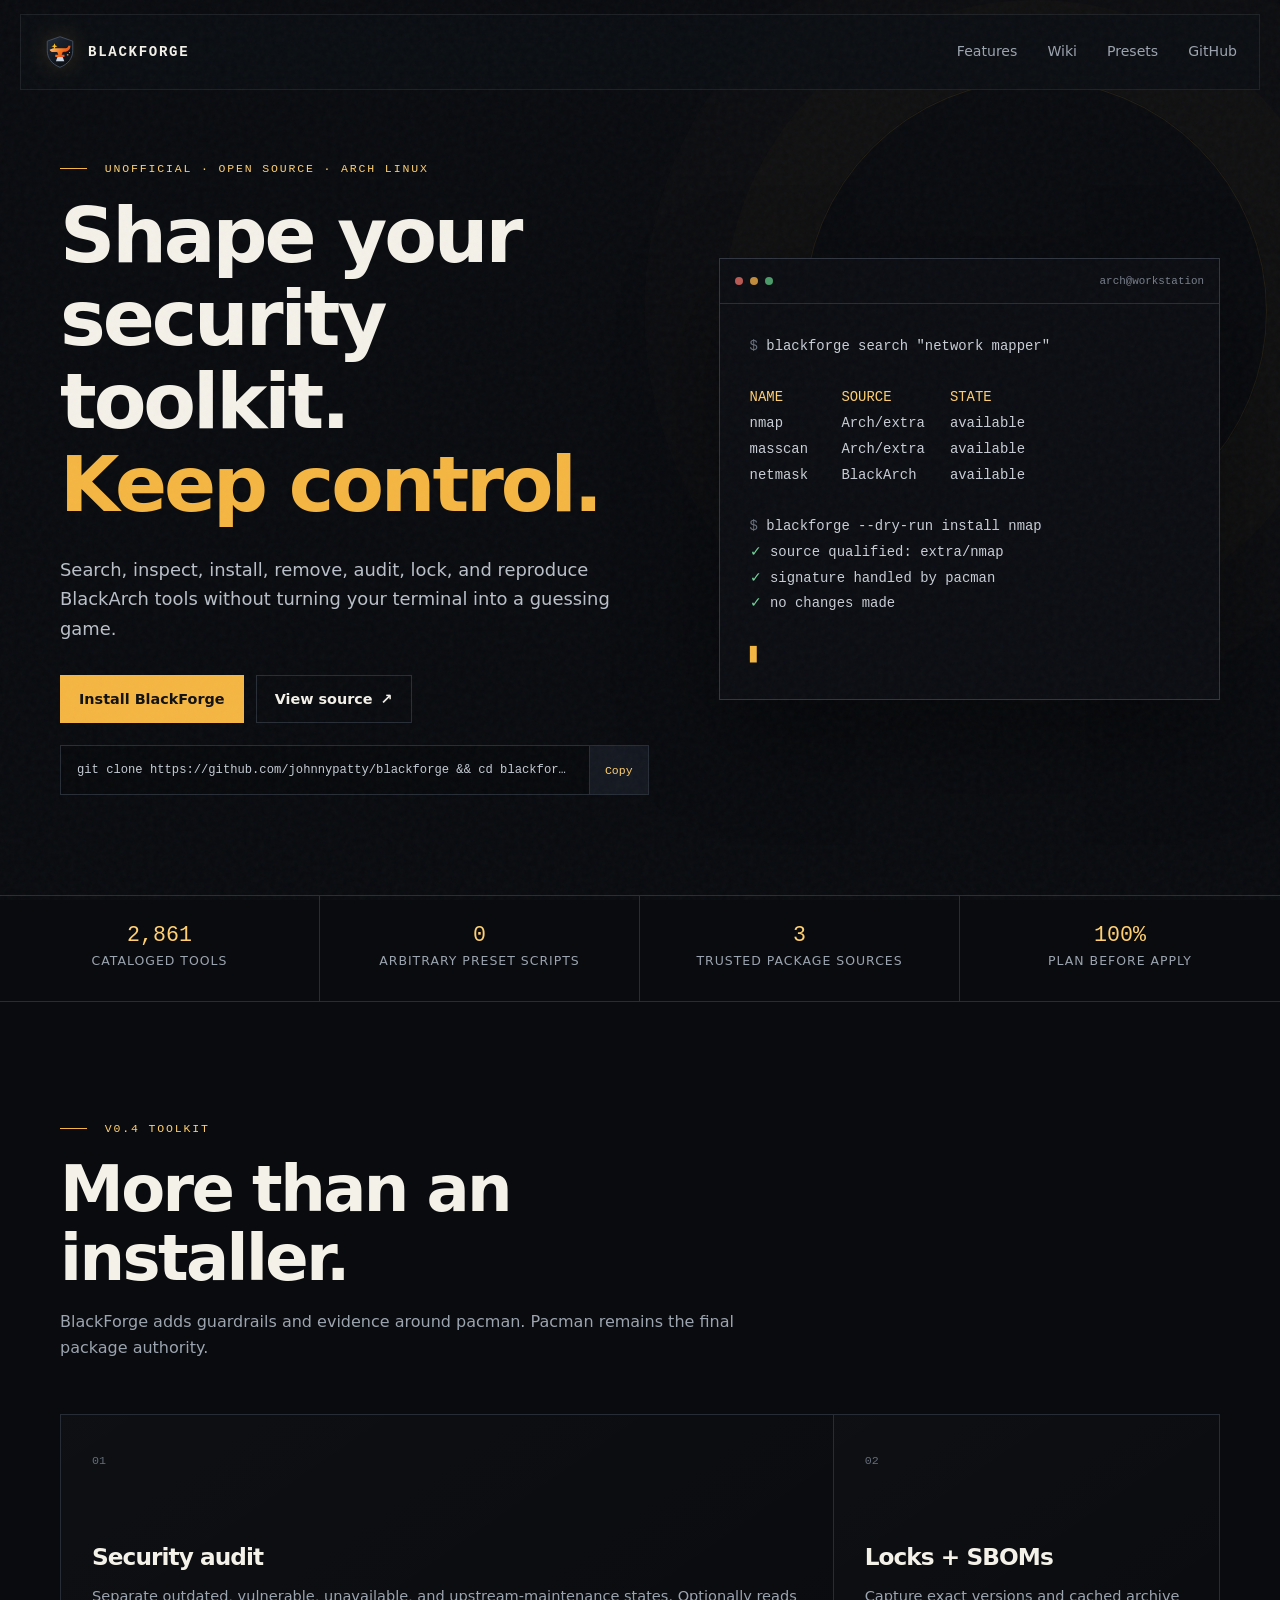
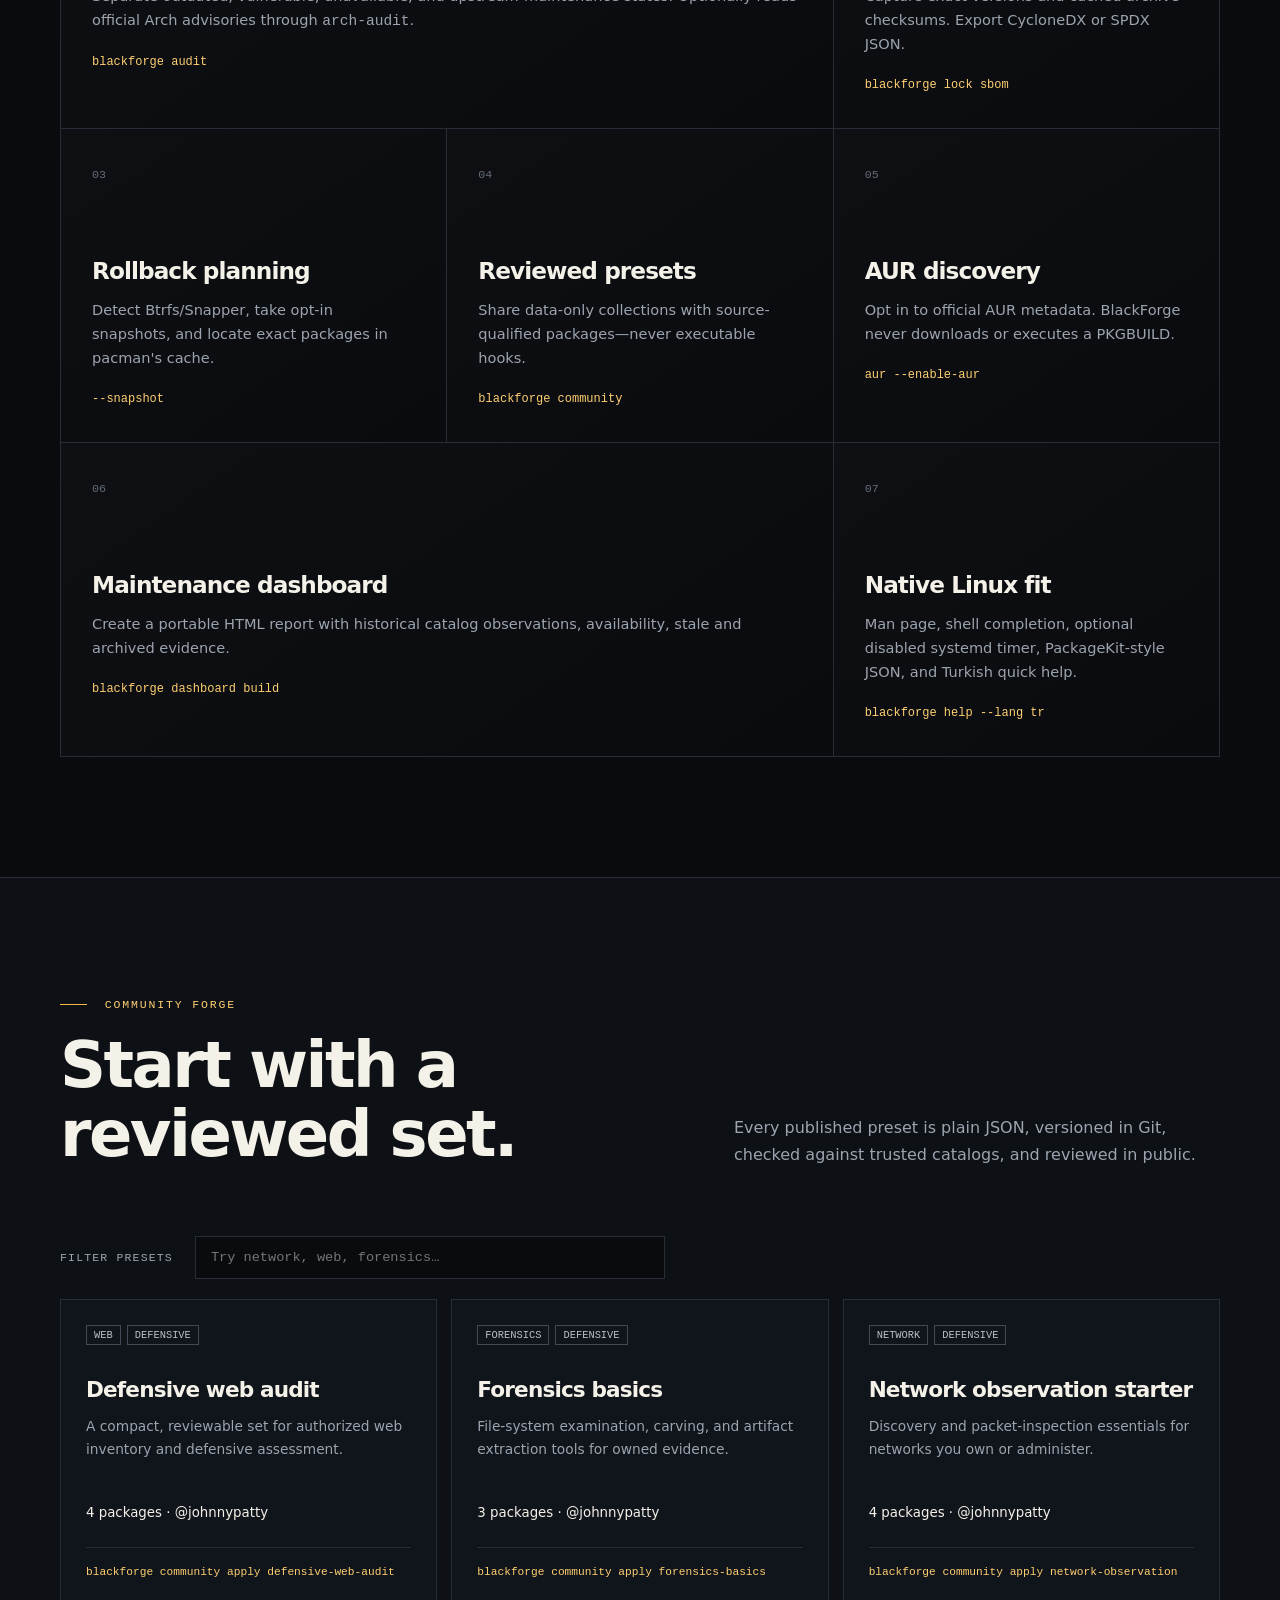
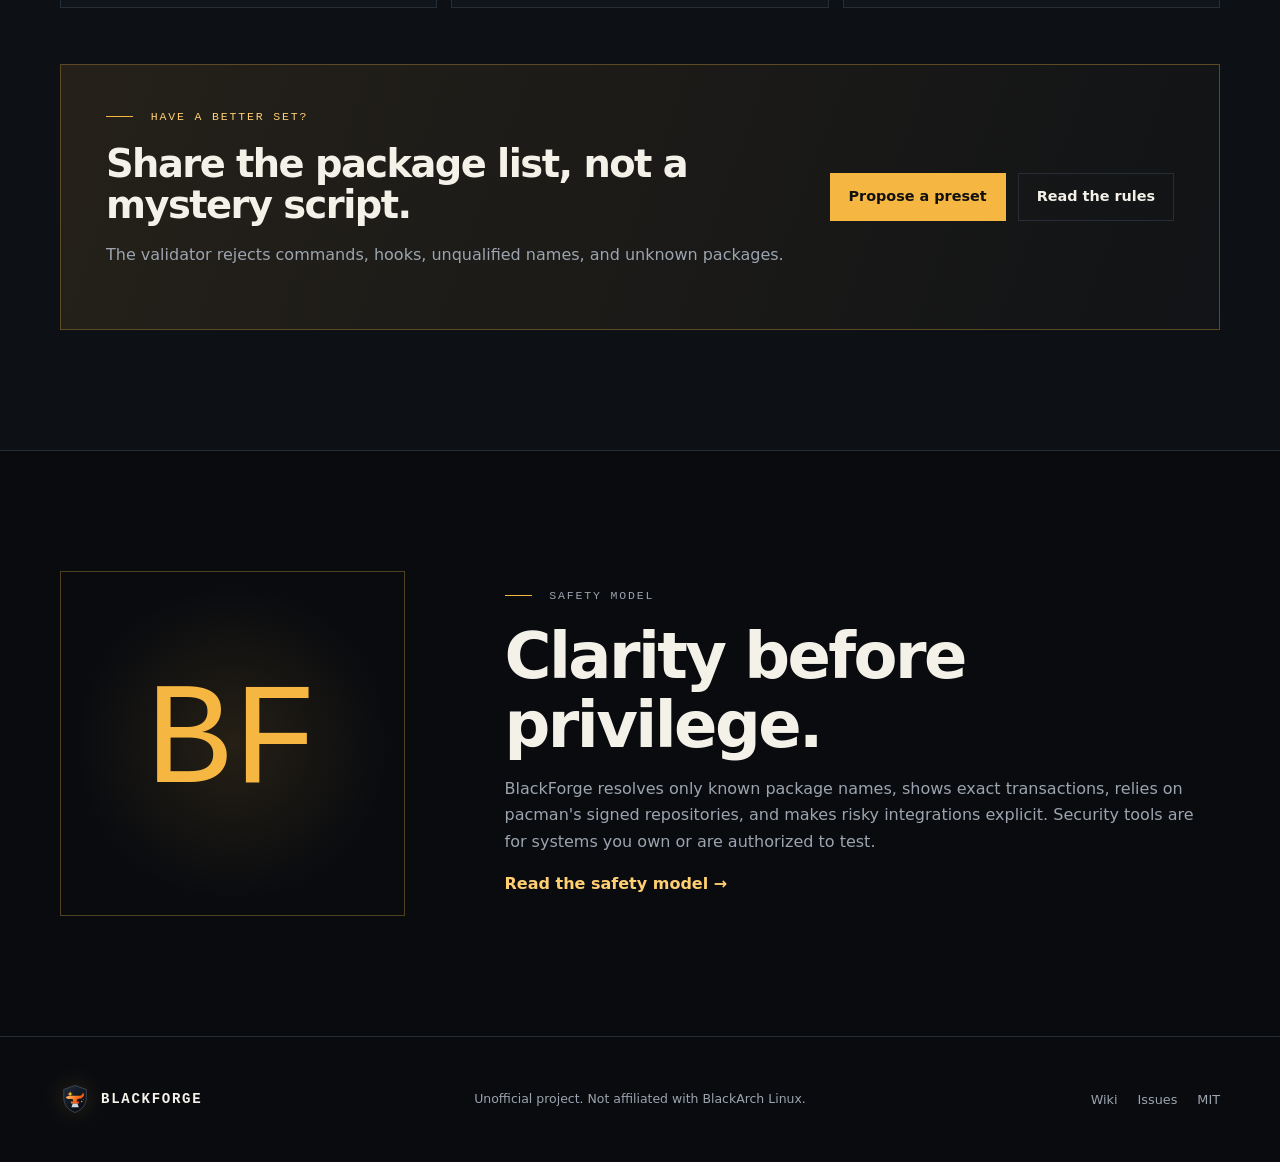
<file: index.html>
<!doctype html>
<html lang="en">
<head>
  <meta charset="utf-8">
  <meta name="viewport" content="width=device-width, initial-scale=1">
  <meta name="description" content="BlackForge is a safety-minded Arch Linux manager for BlackArch and curated security tools.">
  <meta name="theme-color" content="#090b0f">
  <title>BlackForge — shape your Arch security toolkit</title>
  <link rel="icon" href="assets/blackforge-logo.svg" type="image/svg+xml">
  <link rel="stylesheet" href="styles.css">
  <script src="app.js" defer></script>
</head>
<body>
  <a class="skip-link" href="#main">Skip to content</a>
  <header class="topbar">
    <a class="brand" href="./" aria-label="BlackForge home">
      <img src="assets/blackforge-logo.svg" alt="" width="34" height="34">
      <span>BLACKFORGE</span>
    </a>
    <button class="nav-toggle" type="button" aria-expanded="false" aria-controls="main-nav">Menu</button>
    <nav id="main-nav" aria-label="Primary navigation">
      <a href="#features">Features</a>
      <a href="wiki/">Wiki</a>
      <a href="#presets">Presets</a>
      <a href="https://github.com/johnnypatty/blackforge">GitHub</a>
    </nav>
  </header>

  <main id="main">
    <section class="hero shell">
      <div class="hero-copy reveal">
        <p class="eyebrow"><span></span> UNOFFICIAL · OPEN SOURCE · ARCH LINUX</p>
        <h1>Shape your security toolkit.<br><em>Keep control.</em></h1>
        <p class="lede">Search, inspect, install, remove, audit, lock, and reproduce BlackArch tools without turning your terminal into a guessing game.</p>
        <div class="actions">
          <a class="button primary" href="wiki/#install">Install BlackForge</a>
          <a class="button ghost" href="https://github.com/johnnypatty/blackforge">View source <span aria-hidden="true">↗</span></a>
        </div>
        <div class="install-line" aria-label="Quick install command">
          <code>git clone https://github.com/johnnypatty/blackforge && cd blackforge && bash install.sh</code>
          <button type="button" data-copy aria-label="Copy install command">Copy</button>
        </div>
      </div>
      <div class="terminal-card reveal" aria-label="BlackForge command preview">
        <div class="terminal-top"><span></span><span></span><span></span><b>arch@workstation</b></div>
        <pre><span class="dim">$</span> blackforge search "network mapper"

<span class="gold">NAME</span>       <span class="gold">SOURCE</span>       <span class="gold">STATE</span>
nmap       Arch/extra   available
masscan    Arch/extra   available
netmask    BlackArch    available

<span class="dim">$</span> blackforge --dry-run install nmap
<span class="ok">✓</span> source qualified: extra/nmap
<span class="ok">✓</span> signature handled by pacman
<span class="ok">✓</span> no changes made

<span class="caret">▋</span></pre>
      </div>
    </section>

    <section class="trust-strip" aria-label="Project principles">
      <div><strong id="catalog-count">2,800+</strong><span>cataloged tools</span></div>
      <div><strong>0</strong><span>arbitrary preset scripts</span></div>
      <div><strong>3</strong><span>trusted package sources</span></div>
      <div><strong>100%</strong><span>plan before apply</span></div>
    </section>

    <section id="features" class="section shell">
      <div class="section-heading reveal">
        <p class="eyebrow"><span></span> V0.4 TOOLKIT</p>
        <h2>More than an installer.</h2>
        <p>BlackForge adds guardrails and evidence around pacman. Pacman remains the final package authority.</p>
      </div>
      <div class="feature-grid">
        <article class="feature wide reveal"><span class="number">01</span><h3>Security audit</h3><p>Separate outdated, vulnerable, unavailable, and upstream-maintenance states. Optionally reads official Arch advisories through <code>arch-audit</code>.</p><code>blackforge audit</code></article>
        <article class="feature reveal"><span class="number">02</span><h3>Locks + SBOMs</h3><p>Capture exact versions and cached archive checksums. Export CycloneDX or SPDX JSON.</p><code>blackforge lock sbom</code></article>
        <article class="feature reveal"><span class="number">03</span><h3>Rollback planning</h3><p>Detect Btrfs/Snapper, take opt-in snapshots, and locate exact packages in pacman's cache.</p><code>--snapshot</code></article>
        <article class="feature reveal"><span class="number">04</span><h3>Reviewed presets</h3><p>Share data-only collections with source-qualified packages—never executable hooks.</p><code>blackforge community</code></article>
        <article class="feature reveal"><span class="number">05</span><h3>AUR discovery</h3><p>Opt in to official AUR metadata. BlackForge never downloads or executes a PKGBUILD.</p><code>aur --enable-aur</code></article>
        <article class="feature wide reveal"><span class="number">06</span><h3>Maintenance dashboard</h3><p>Create a portable HTML report with historical catalog observations, availability, stale and archived evidence.</p><code>blackforge dashboard build</code></article>
        <article class="feature reveal"><span class="number">07</span><h3>Native Linux fit</h3><p>Man page, shell completion, optional disabled systemd timer, PackageKit-style JSON, and Turkish quick help.</p><code>blackforge help --lang tr</code></article>
      </div>
    </section>

    <section id="presets" class="section presets-section">
      <div class="shell">
        <div class="section-heading split reveal">
          <div><p class="eyebrow"><span></span> COMMUNITY FORGE</p><h2>Start with a reviewed set.</h2></div>
          <p>Every published preset is plain JSON, versioned in Git, checked against trusted catalogs, and reviewed in public.</p>
        </div>
        <div class="preset-toolbar reveal">
          <label for="preset-search">Filter presets</label>
          <input id="preset-search" type="search" placeholder="Try network, web, forensics…" autocomplete="off">
        </div>
        <div id="preset-grid" class="preset-grid" aria-live="polite"><p class="loading">Loading reviewed presets…</p></div>
        <div class="community-cta reveal">
          <div><p class="eyebrow"><span></span> HAVE A BETTER SET?</p><h3>Share the package list, not a mystery script.</h3><p>The validator rejects commands, hooks, unqualified names, and unknown packages.</p></div>
          <div class="actions"><a class="button primary" href="https://github.com/johnnypatty/blackforge/issues/new?template=community_preset.yml">Propose a preset</a><a class="button ghost" href="wiki/#community">Read the rules</a></div>
        </div>
      </div>
    </section>

    <section class="section shell safety">
      <div class="safety-mark reveal" aria-hidden="true">BF</div>
      <div class="reveal"><p class="eyebrow"><span></span> SAFETY MODEL</p><h2>Clarity before privilege.</h2><p>BlackForge resolves only known package names, shows exact transactions, relies on pacman's signed repositories, and makes risky integrations explicit. Security tools are for systems you own or are authorized to test.</p><a class="text-link" href="wiki/#safety">Read the safety model →</a></div>
    </section>
  </main>

  <footer>
    <div class="shell footer-grid"><div class="brand"><img src="assets/blackforge-logo.svg" alt="" width="30" height="30"><span>BLACKFORGE</span></div><p>Unofficial project. Not affiliated with BlackArch Linux.</p><div><a href="wiki/">Wiki</a><a href="https://github.com/johnnypatty/blackforge/issues">Issues</a><a href="https://github.com/johnnypatty/blackforge/blob/main/LICENSE">MIT</a></div></div>
  </footer>
</body>
</html>
</file>
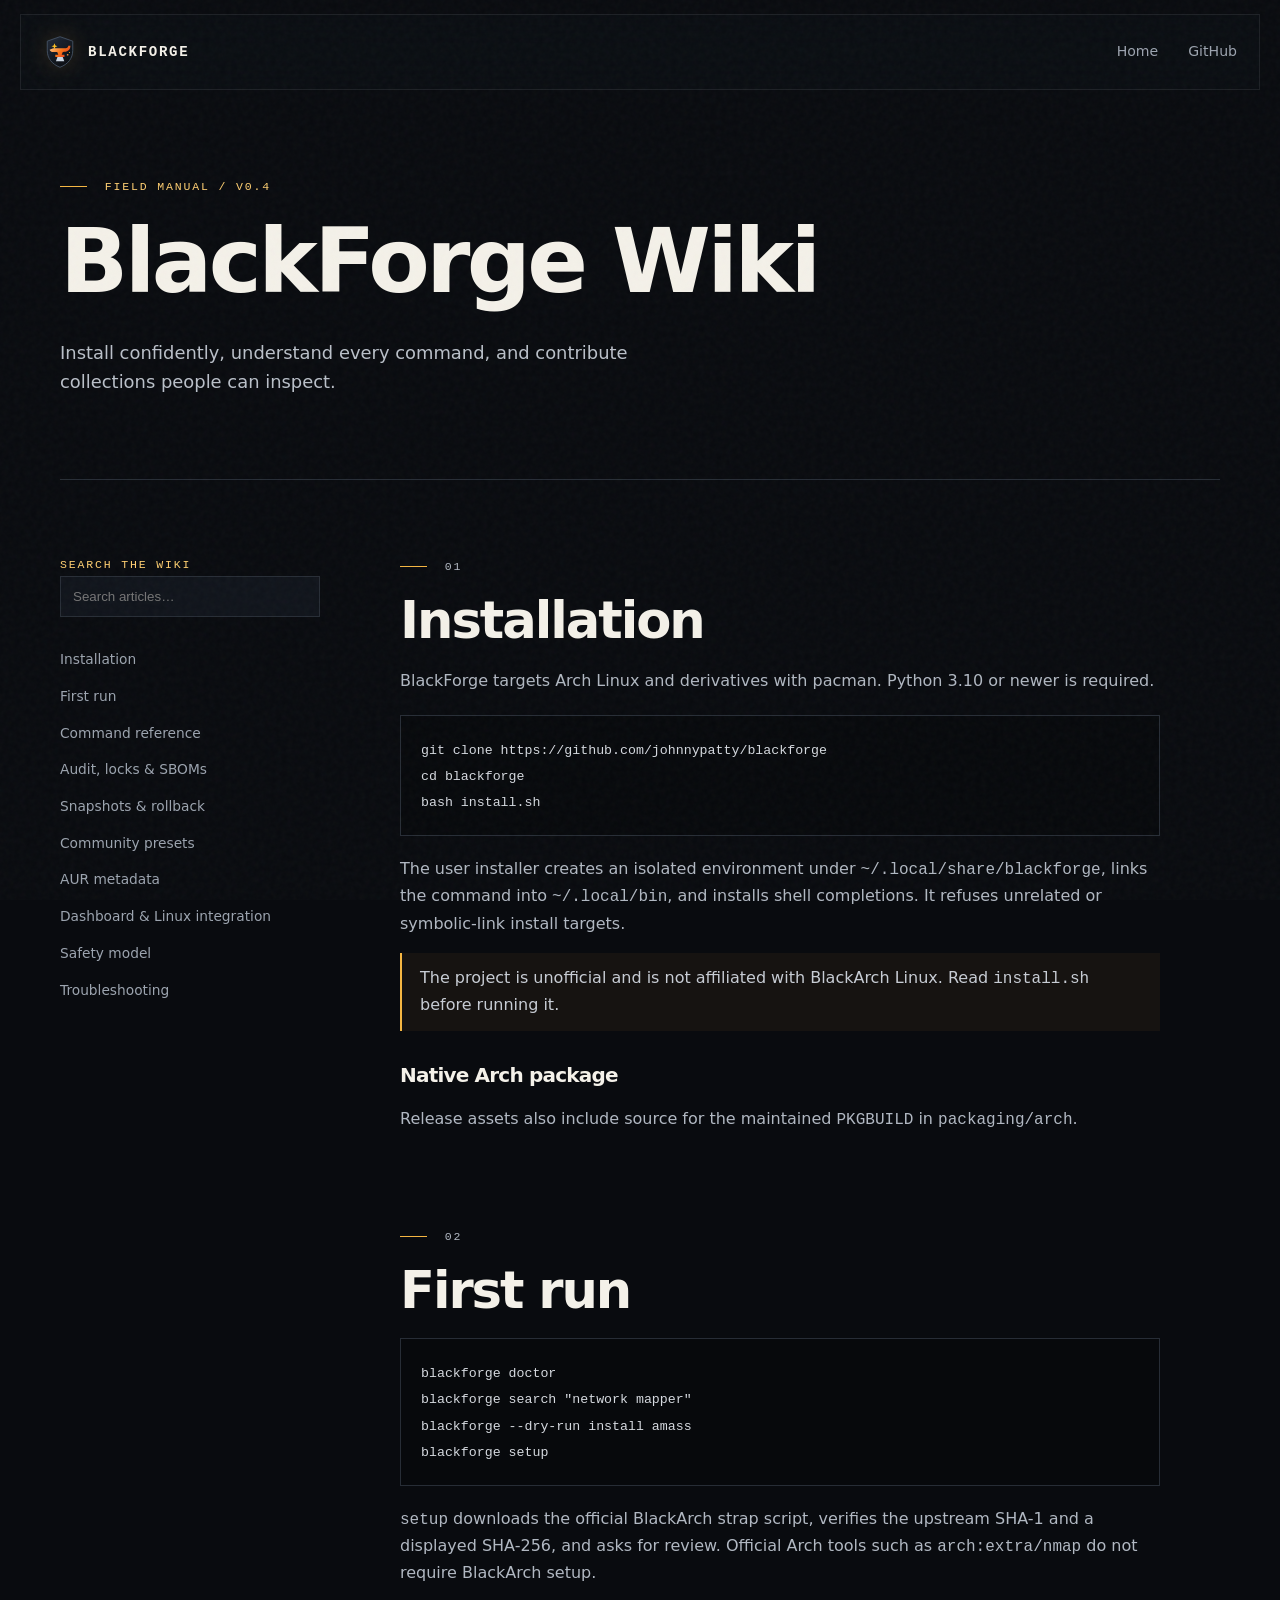
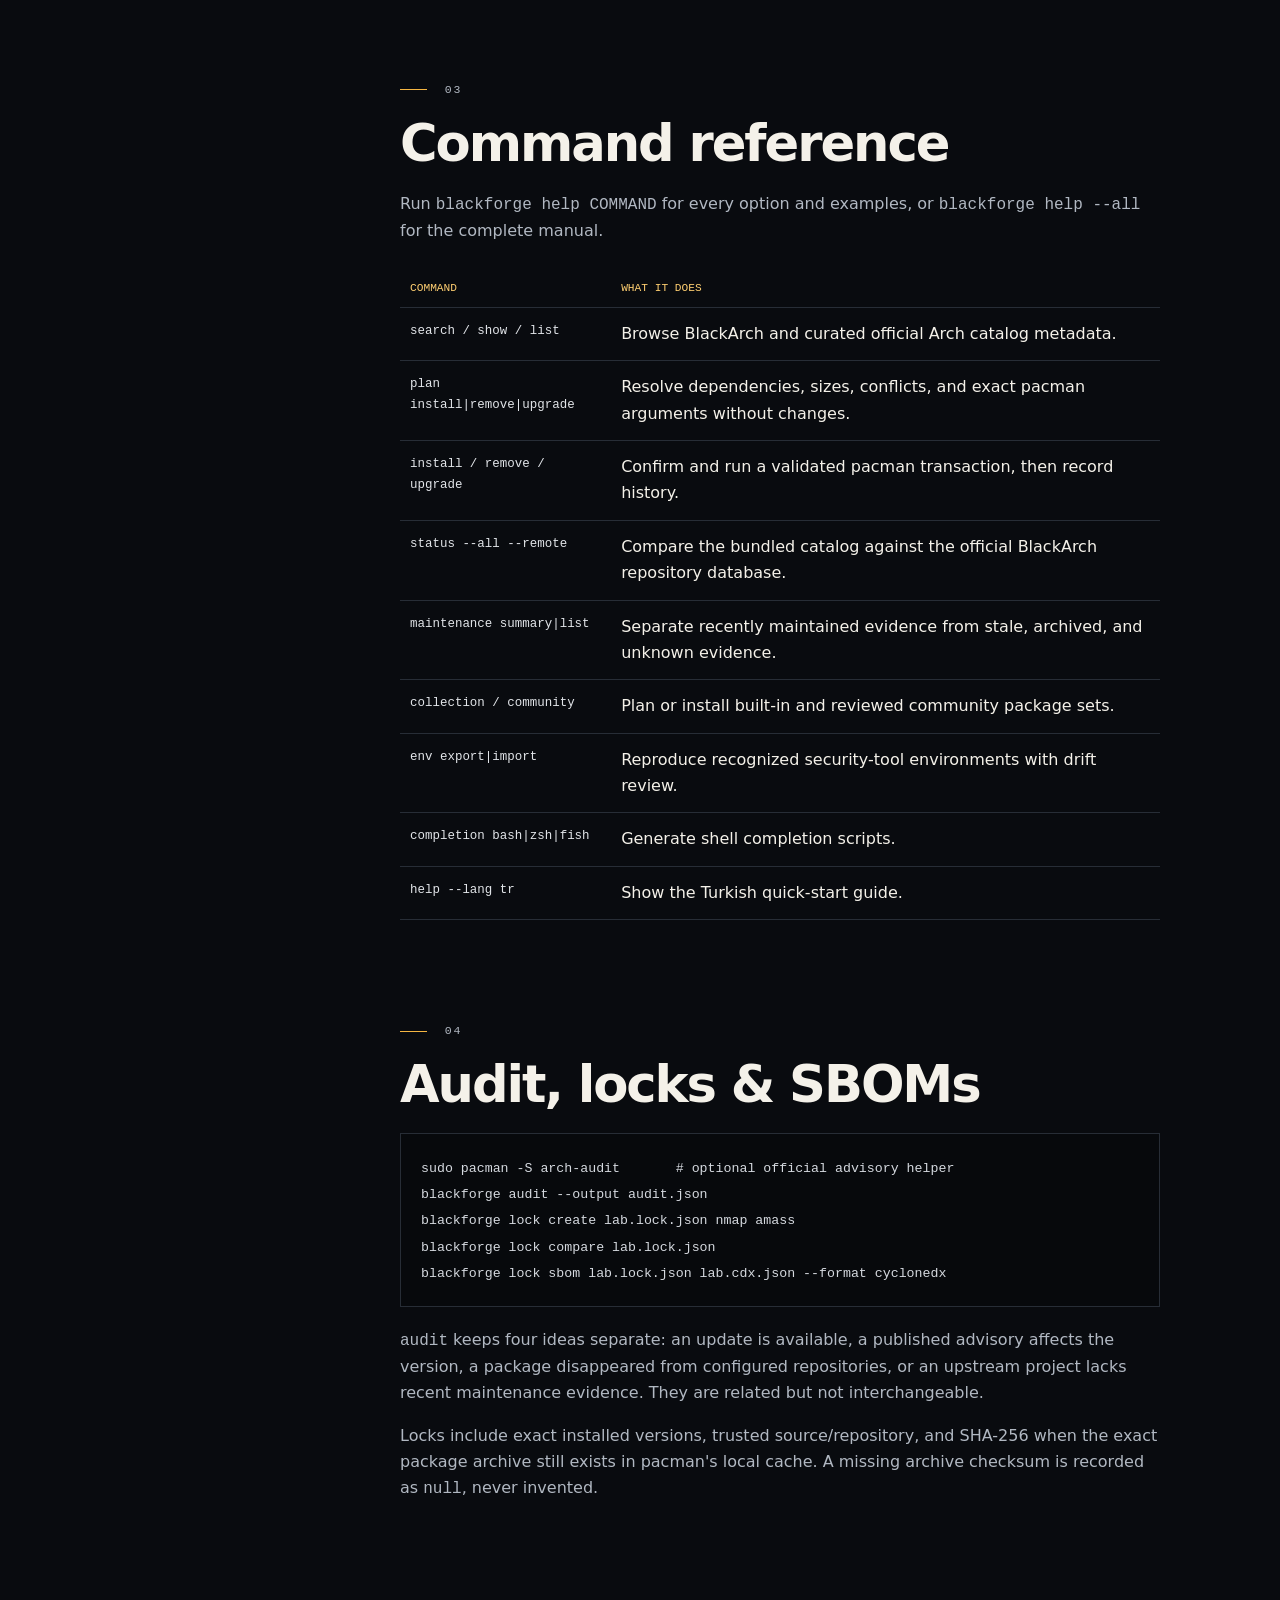
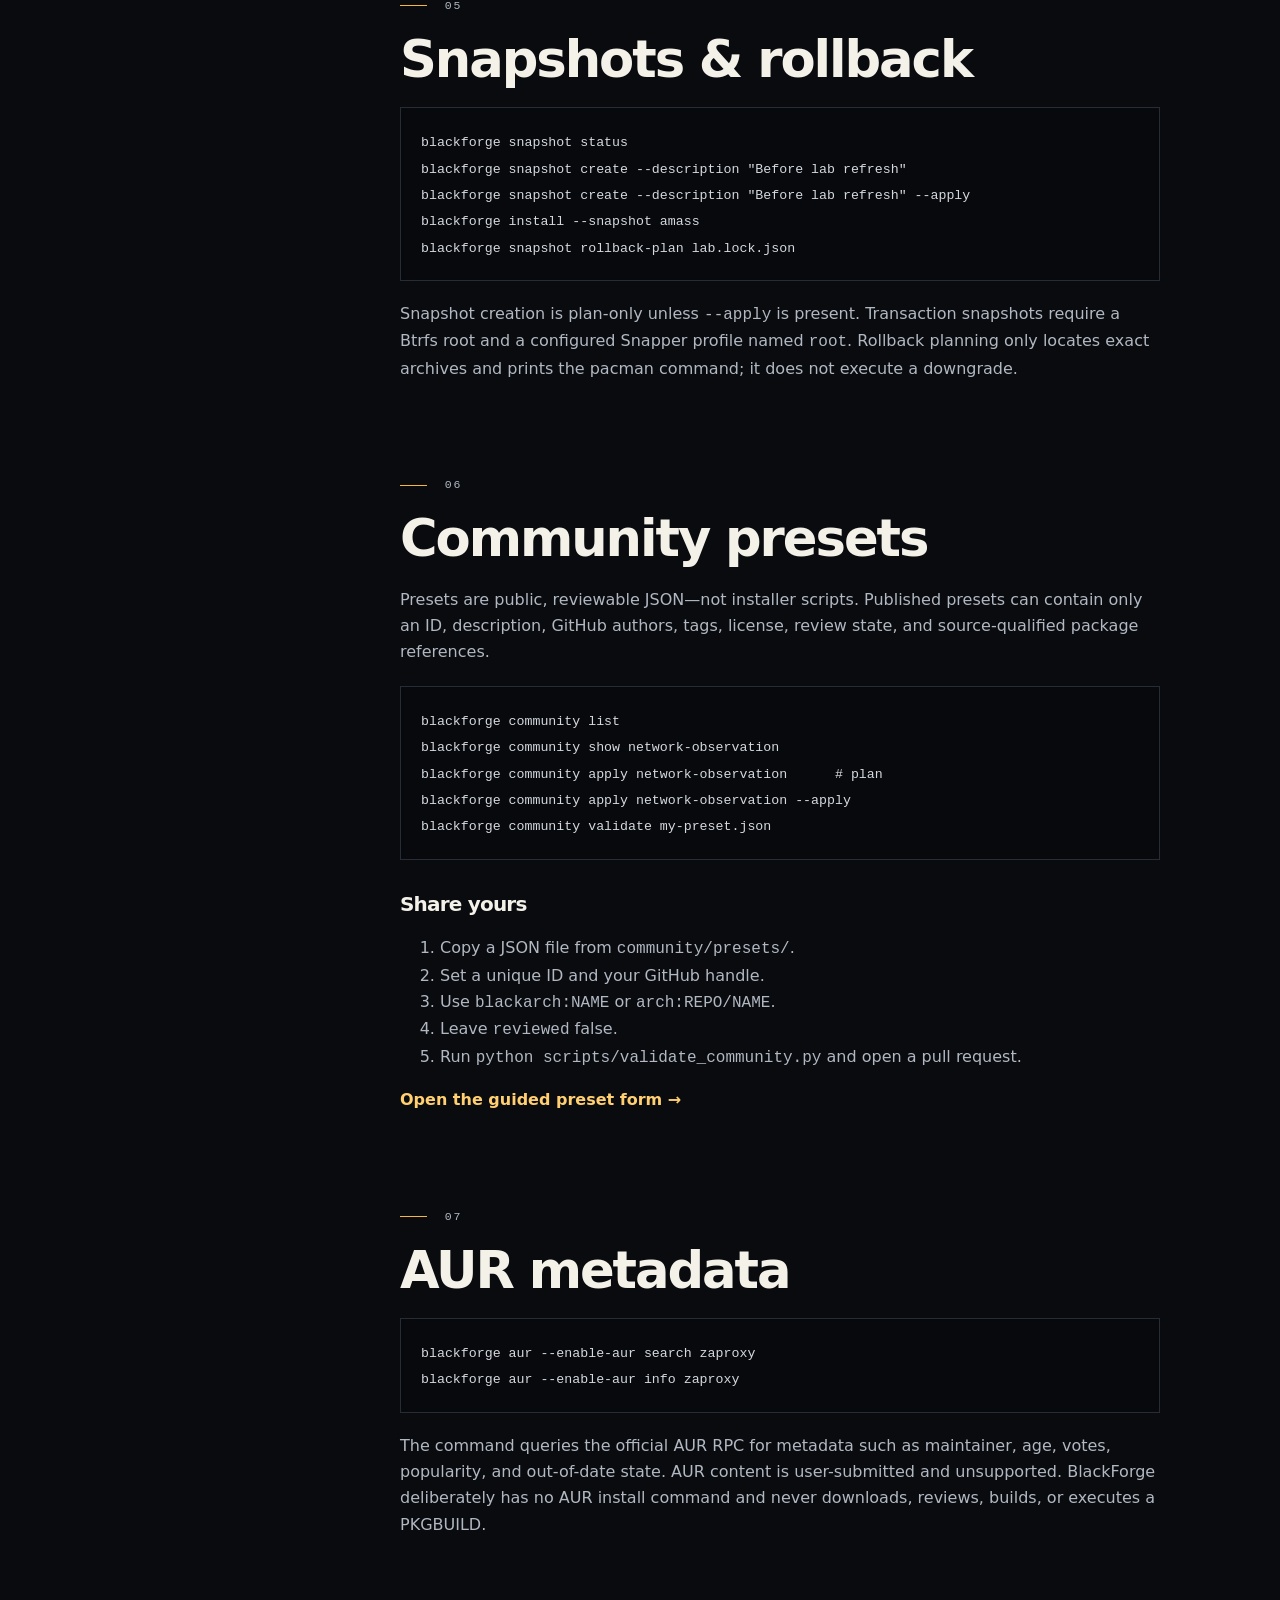
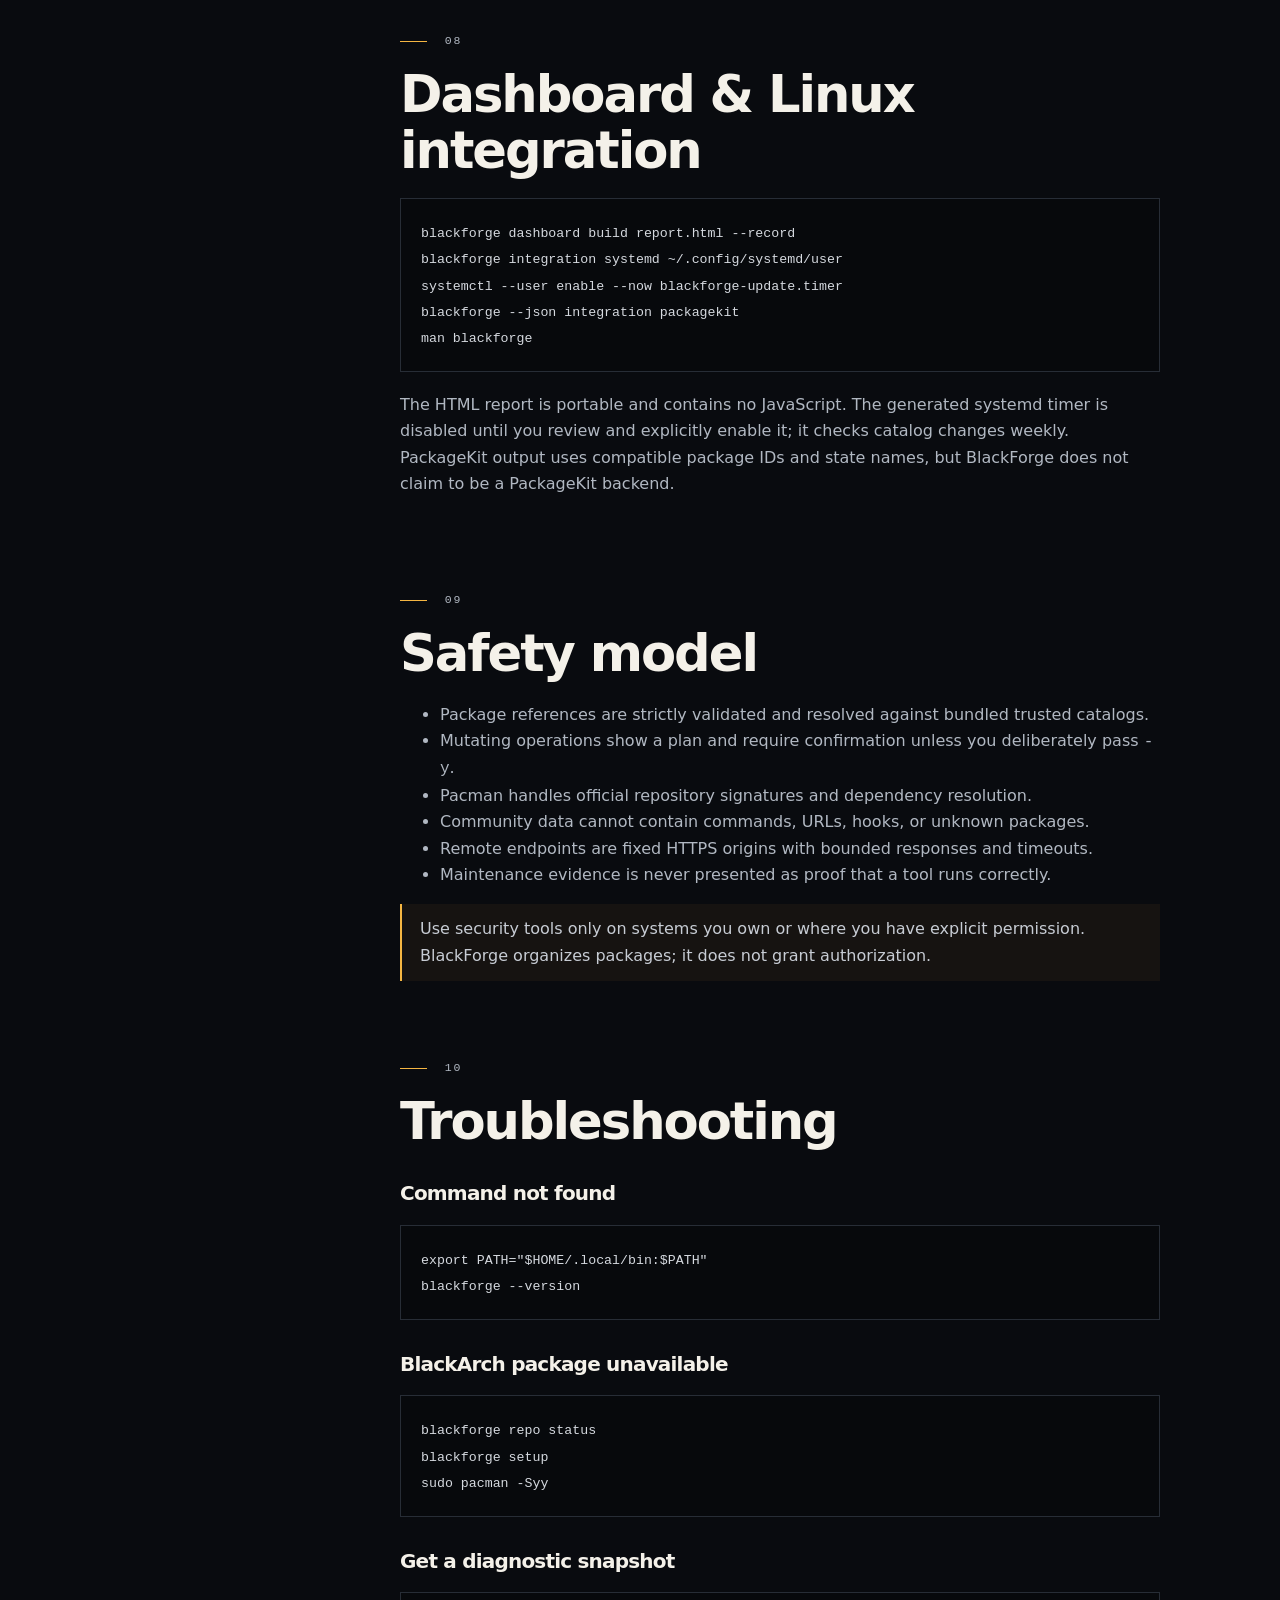
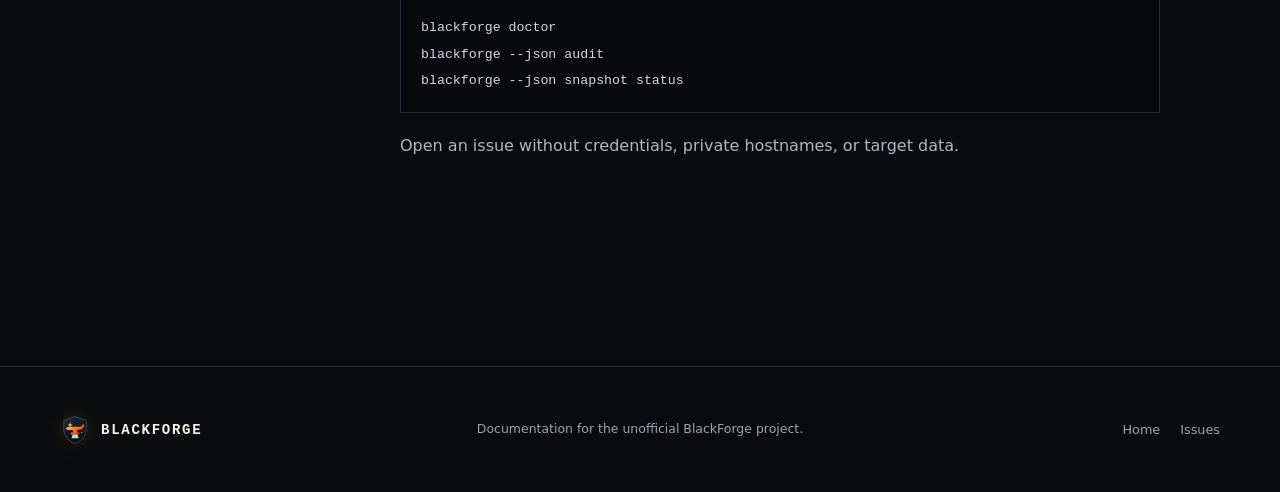
<file: wiki/index.html>
<!doctype html>
<html lang="en">
<head>
  <meta charset="utf-8"><meta name="viewport" content="width=device-width,initial-scale=1">
  <meta name="description" content="BlackForge installation, command, community preset, and safety documentation.">
  <title>BlackForge Wiki</title>
  <link rel="icon" href="../assets/blackforge-logo.svg" type="image/svg+xml">
  <link rel="stylesheet" href="../styles.css">
  <script src="wiki.js" defer></script>
</head>
<body>
  <a class="skip-link" href="#wiki-content">Skip to documentation</a>
  <header class="topbar"><a class="brand" href="../"><img src="../assets/blackforge-logo.svg" alt="" width="34" height="34"><span>BLACKFORGE</span></a><nav style="display:flex"><a href="../">Home</a><a href="https://github.com/johnnypatty/blackforge">GitHub</a></nav></header>
  <main>
    <section class="wiki-hero shell"><p class="eyebrow"><span></span> FIELD MANUAL / V0.4</p><h1>BlackForge Wiki</h1><p class="lede">Install confidently, understand every command, and contribute collections people can inspect.</p></section>
    <div class="wiki-layout shell">
      <aside class="wiki-nav"><label class="eyebrow" for="wiki-search">SEARCH THE WIKI</label><input id="wiki-search" type="search" placeholder="Search articles…"><ul><li><a href="#install">Installation</a></li><li><a href="#first-run">First run</a></li><li><a href="#commands">Command reference</a></li><li><a href="#audit-lock">Audit, locks & SBOMs</a></li><li><a href="#rollback">Snapshots & rollback</a></li><li><a href="#community">Community presets</a></li><li><a href="#aur">AUR metadata</a></li><li><a href="#dashboard">Dashboard & Linux integration</a></li><li><a href="#safety">Safety model</a></li><li><a href="#troubleshooting">Troubleshooting</a></li></ul></aside>
      <div id="wiki-content" class="wiki-content">
        <article id="install" data-search="installation arch linux clone install path"><p class="eyebrow"><span></span> 01</p><h2>Installation</h2><p>BlackForge targets Arch Linux and derivatives with pacman. Python 3.10 or newer is required.</p><div class="code-block"><code>git clone https://github.com/johnnypatty/blackforge
cd blackforge
bash install.sh</code></div><p>The user installer creates an isolated environment under <code>~/.local/share/blackforge</code>, links the command into <code>~/.local/bin</code>, and installs shell completions. It refuses unrelated or symbolic-link install targets.</p><div class="callout">The project is unofficial and is not affiliated with BlackArch Linux. Read <code>install.sh</code> before running it.</div><h3>Native Arch package</h3><p>Release assets also include source for the maintained <code>PKGBUILD</code> in <code>packaging/arch</code>.</p></article>
        <article id="first-run" data-search="first run setup blackarch search dry run install"><p class="eyebrow"><span></span> 02</p><h2>First run</h2><div class="code-block"><code>blackforge doctor
blackforge search "network mapper"
blackforge --dry-run install amass
blackforge setup</code></div><p><code>setup</code> downloads the official BlackArch strap script, verifies the upstream SHA-1 and a displayed SHA-256, and asks for review. Official Arch tools such as <code>arch:extra/nmap</code> do not require BlackArch setup.</p></article>
        <article id="commands" data-search="commands help reference list search install remove profile collection environment"><p class="eyebrow"><span></span> 03</p><h2>Command reference</h2><p>Run <code>blackforge help COMMAND</code> for every option and examples, or <code>blackforge help --all</code> for the complete manual.</p><table class="command-table"><thead><tr><th>Command</th><th>What it does</th></tr></thead><tbody>
          <tr><td>search / show / list</td><td>Browse BlackArch and curated official Arch catalog metadata.</td></tr><tr><td>plan install|remove|upgrade</td><td>Resolve dependencies, sizes, conflicts, and exact pacman arguments without changes.</td></tr><tr><td>install / remove / upgrade</td><td>Confirm and run a validated pacman transaction, then record history.</td></tr><tr><td>status --all --remote</td><td>Compare the bundled catalog against the official BlackArch repository database.</td></tr><tr><td>maintenance summary|list</td><td>Separate recently maintained evidence from stale, archived, and unknown evidence.</td></tr><tr><td>collection / community</td><td>Plan or install built-in and reviewed community package sets.</td></tr><tr><td>env export|import</td><td>Reproduce recognized security-tool environments with drift review.</td></tr><tr><td>completion bash|zsh|fish</td><td>Generate shell completion scripts.</td></tr><tr><td>help --lang tr</td><td>Show the Turkish quick-start guide.</td></tr>
        </tbody></table></article>
        <article id="audit-lock" data-search="security audit vulnerable outdated lockfile sbom cyclonedx spdx checksum"><p class="eyebrow"><span></span> 04</p><h2>Audit, locks & SBOMs</h2><div class="code-block"><code>sudo pacman -S arch-audit       # optional official advisory helper
blackforge audit --output audit.json
blackforge lock create lab.lock.json nmap amass
blackforge lock compare lab.lock.json
blackforge lock sbom lab.lock.json lab.cdx.json --format cyclonedx</code></div><p><code>audit</code> keeps four ideas separate: an update is available, a published advisory affects the version, a package disappeared from configured repositories, or an upstream project lacks recent maintenance evidence. They are related but not interchangeable.</p><p>Locks include exact installed versions, trusted source/repository, and SHA-256 when the exact package archive still exists in pacman's local cache. A missing archive checksum is recorded as <code>null</code>, never invented.</p></article>
        <article id="rollback" data-search="btrfs snapper snapshot pacman cache rollback plan"><p class="eyebrow"><span></span> 05</p><h2>Snapshots & rollback</h2><div class="code-block"><code>blackforge snapshot status
blackforge snapshot create --description "Before lab refresh"
blackforge snapshot create --description "Before lab refresh" --apply
blackforge install --snapshot amass
blackforge snapshot rollback-plan lab.lock.json</code></div><p>Snapshot creation is plan-only unless <code>--apply</code> is present. Transaction snapshots require a Btrfs root and a configured Snapper profile named <code>root</code>. Rollback planning only locates exact archives and prints the pacman command; it does not execute a downgrade.</p></article>
        <article id="community" data-search="community presets share contribute json review schema packages"><p class="eyebrow"><span></span> 06</p><h2>Community presets</h2><p>Presets are public, reviewable JSON—not installer scripts. Published presets can contain only an ID, description, GitHub authors, tags, license, review state, and source-qualified package references.</p><div class="code-block"><code>blackforge community list
blackforge community show network-observation
blackforge community apply network-observation      # plan
blackforge community apply network-observation --apply
blackforge community validate my-preset.json</code></div><h3>Share yours</h3><ol><li>Copy a JSON file from <code>community/presets/</code>.</li><li>Set a unique ID and your GitHub handle.</li><li>Use <code>blackarch:NAME</code> or <code>arch:REPO/NAME</code>.</li><li>Leave <code>reviewed</code> false.</li><li>Run <code>python scripts/validate_community.py</code> and open a pull request.</li></ol><p><a class="text-link" href="https://github.com/johnnypatty/blackforge/issues/new?template=community_preset.yml">Open the guided preset form →</a></p></article>
        <article id="aur" data-search="aur rpc metadata opt in pkgbuild unsupported"><p class="eyebrow"><span></span> 07</p><h2>AUR metadata</h2><div class="code-block"><code>blackforge aur --enable-aur search zaproxy
blackforge aur --enable-aur info zaproxy</code></div><p>The command queries the official AUR RPC for metadata such as maintainer, age, votes, popularity, and out-of-date state. AUR content is user-submitted and unsupported. BlackForge deliberately has no AUR install command and never downloads, reviews, builds, or executes a PKGBUILD.</p></article>
        <article id="dashboard" data-search="dashboard html history systemd timer packagekit man page linux"><p class="eyebrow"><span></span> 08</p><h2>Dashboard & Linux integration</h2><div class="code-block"><code>blackforge dashboard build report.html --record
blackforge integration systemd ~/.config/systemd/user
systemctl --user enable --now blackforge-update.timer
blackforge --json integration packagekit
man blackforge</code></div><p>The HTML report is portable and contains no JavaScript. The generated systemd timer is disabled until you review and explicitly enable it; it checks catalog changes weekly. PackageKit output uses compatible package IDs and state names, but BlackForge does not claim to be a PackageKit backend.</p></article>
        <article id="safety" data-search="safety authorization security trust signatures dry run"><p class="eyebrow"><span></span> 09</p><h2>Safety model</h2><ul><li>Package references are strictly validated and resolved against bundled trusted catalogs.</li><li>Mutating operations show a plan and require confirmation unless you deliberately pass <code>-y</code>.</li><li>Pacman handles official repository signatures and dependency resolution.</li><li>Community data cannot contain commands, URLs, hooks, or unknown packages.</li><li>Remote endpoints are fixed HTTPS origins with bounded responses and timeouts.</li><li>Maintenance evidence is never presented as proof that a tool runs correctly.</li></ul><div class="callout">Use security tools only on systems you own or where you have explicit permission. BlackForge organizes packages; it does not grant authorization.</div></article>
        <article id="troubleshooting" data-search="troubleshooting command not found path arch linux repository sudo"><p class="eyebrow"><span></span> 10</p><h2>Troubleshooting</h2><h3>Command not found</h3><div class="code-block"><code>export PATH="$HOME/.local/bin:$PATH"
blackforge --version</code></div><h3>BlackArch package unavailable</h3><div class="code-block"><code>blackforge repo status
blackforge setup
sudo pacman -Syy</code></div><h3>Get a diagnostic snapshot</h3><div class="code-block"><code>blackforge doctor
blackforge --json audit
blackforge --json snapshot status</code></div><p>Open an issue without credentials, private hostnames, or target data.</p></article>
        <p id="no-results" class="callout" hidden>No wiki article matches that search.</p>
      </div>
    </div>
  </main>
  <footer><div class="shell footer-grid"><div class="brand"><img src="../assets/blackforge-logo.svg" alt="" width="30" height="30"><span>BLACKFORGE</span></div><p>Documentation for the unofficial BlackForge project.</p><div><a href="../">Home</a><a href="https://github.com/johnnypatty/blackforge/issues">Issues</a></div></div></footer>
</body>
</html>
</file>
<file: styles.css>
:root {
  color-scheme: dark;
  --bg: #090b0f;
  --panel: #10141b;
  --panel-2: #151a22;
  --text: #f4f1e9;
  --muted: #9ca4af;
  --line: #272d36;
  --gold: #f5b642;
  --gold-2: #ffcf71;
  --green: #72d69b;
  --mono: "Cascadia Code", "Liberation Mono", ui-monospace, monospace;
  --sans: Inter, "Segoe UI", system-ui, sans-serif;
}

* { box-sizing: border-box; }
html { scroll-behavior: smooth; }
body { margin: 0; background: var(--bg); color: var(--text); font-family: var(--sans); line-height: 1.65; }
body::before { content: ""; position: fixed; inset: 0; pointer-events: none; opacity: .035; background-image: url("data:image/svg+xml,%3Csvg viewBox='0 0 180 180' xmlns='http://www.w3.org/2000/svg'%3E%3Cfilter id='n'%3E%3CfeTurbulence type='fractalNoise' baseFrequency='.9' numOctaves='4' stitchTiles='stitch'/%3E%3C/filter%3E%3Crect width='100%25' height='100%25' filter='url(%23n)'/%3E%3C/svg%3E"); z-index: 20; }
a { color: inherit; text-decoration: none; }
code, pre { font-family: var(--mono); }
.shell { width: min(1160px, calc(100% - 44px)); margin-inline: auto; }
.skip-link { position: fixed; left: 16px; top: -100px; z-index: 50; background: var(--gold); color: #090b0f; padding: 10px 14px; font-weight: 800; }
.skip-link:focus { top: 16px; }

.topbar { width: min(1240px, calc(100% - 32px)); height: 76px; margin: 14px auto 0; padding: 0 22px; display: flex; align-items: center; justify-content: space-between; position: relative; z-index: 10; border: 1px solid rgba(255,255,255,.08); background: rgba(12,15,20,.82); backdrop-filter: blur(18px); }
.brand { display: inline-flex; align-items: center; gap: 11px; font: 700 .88rem var(--mono); letter-spacing: .12em; }
.brand img { filter: drop-shadow(0 0 12px rgba(245,182,66,.18)); }
nav { display: flex; gap: 30px; font-size: .88rem; color: var(--muted); }
nav a:hover, nav a:focus-visible { color: var(--gold-2); }
.nav-toggle { display: none; }

.hero { min-height: 720px; display: grid; grid-template-columns: 1.08fr .92fr; gap: 70px; align-items: center; padding-block: 72px 100px; }
.hero > * { min-width: 0; }
.hero::after { content: ""; position: absolute; width: 36vw; height: 36vw; max-width: 620px; max-height: 620px; right: 1vw; top: 80px; border: 1px solid rgba(245,182,66,.1); border-radius: 50%; box-shadow: 0 0 0 80px rgba(245,182,66,.016), 0 0 0 160px rgba(245,182,66,.01); pointer-events: none; }
.eyebrow { margin: 0 0 20px; color: var(--gold-2); font: 500 .72rem var(--mono); letter-spacing: .16em; text-transform: uppercase; }
.eyebrow span { display: inline-block; width: 27px; height: 1px; background: var(--gold); vertical-align: middle; margin-right: 9px; }
h1, h2, h3 { line-height: 1.08; letter-spacing: -.04em; }
h1 { margin: 0; font-size: clamp(3.2rem, 6vw, 6.15rem); font-weight: 700; }
h1 em { color: var(--gold); font-style: normal; }
.lede { max-width: 650px; margin: 28px 0 32px; color: #bac0c9; font-size: 1.12rem; }
.actions { display: flex; flex-wrap: wrap; gap: 12px; }
.button { min-height: 48px; padding: 11px 18px; display: inline-flex; align-items: center; justify-content: center; gap: 8px; border: 1px solid var(--line); font-weight: 700; font-size: .9rem; transition: transform .2s, border-color .2s, background .2s; }
.button:hover { transform: translateY(-2px); }
.button.primary { background: var(--gold); border-color: var(--gold); color: #111; }
.button.primary:hover { background: var(--gold-2); }
.button.ghost:hover { border-color: #686f7a; }
.install-line { margin-top: 22px; display: flex; align-items: stretch; max-width: 650px; border: 1px solid var(--line); background: #07090c; }
.install-line code { min-width: 0; padding: 14px 16px; overflow: hidden; white-space: nowrap; text-overflow: ellipsis; color: #c5ccd5; font-size: .76rem; }
.install-line button { margin-left: auto; border: 0; border-left: 1px solid var(--line); background: #141820; color: var(--gold-2); padding: 0 15px; font: 500 .72rem var(--mono); cursor: pointer; }

.terminal-card { position: relative; z-index: 2; max-width: 100%; background: rgba(11,14,19,.92); border: 1px solid #303640; box-shadow: 0 36px 90px rgba(0,0,0,.42); transform: perspective(1000px) rotateY(-3deg) rotateX(1deg); }
.terminal-top { height: 45px; display: flex; align-items: center; gap: 7px; padding: 0 15px; border-bottom: 1px solid var(--line); }
.terminal-top span { width: 8px; height: 8px; border-radius: 50%; background: #414752; }
.terminal-top span:first-child { background: #b95a52; }.terminal-top span:nth-child(2) { background: #c28b3b; }.terminal-top span:nth-child(3) { background: #4a9c69; }
.terminal-top b { margin-left: auto; color: #777f8b; font: 400 .68rem var(--mono); }
.terminal-card pre { margin: 0; min-height: 390px; padding: 30px; color: #c9ced6; font-size: clamp(.72rem, 1.15vw, .87rem); line-height: 1.85; overflow: hidden; }
.dim { color: #69717d; }.gold { color: var(--gold-2); }.ok { color: var(--green); }.caret { color: var(--gold); animation: blink 1s steps(2) infinite; }
@keyframes blink { 50% { opacity: 0; } }

.trust-strip { border-block: 1px solid var(--line); display: grid; grid-template-columns: repeat(4, 1fr); }
.trust-strip div { padding: 27px 32px; text-align: center; border-right: 1px solid var(--line); }
.trust-strip div:last-child { border: 0; }
.trust-strip strong { display: block; font: 500 1.35rem var(--mono); color: var(--gold-2); }
.trust-strip span { color: var(--muted); font-size: .78rem; text-transform: uppercase; letter-spacing: .08em; }

.section { padding-block: 120px; }
.section-heading { max-width: 690px; margin-bottom: 52px; }
.section-heading.split { max-width: none; display: grid; grid-template-columns: 1.1fr .9fr; align-items: end; gap: 80px; }
.section-heading h2, .safety h2 { margin: 0 0 15px; font-size: clamp(2.5rem, 5vw, 4.8rem); }
.section-heading p:not(.eyebrow), .safety p { color: var(--muted); }
.feature-grid { display: grid; grid-template-columns: repeat(3, 1fr); border-top: 1px solid var(--line); border-left: 1px solid var(--line); }
.feature { min-height: 310px; padding: 31px; background: linear-gradient(145deg, rgba(255,255,255,.018), transparent); border-right: 1px solid var(--line); border-bottom: 1px solid var(--line); transition: background .25s; }
.feature:hover { background: rgba(245,182,66,.035); }
.feature.wide { grid-column: span 2; }
.feature .number { color: #646c78; font: .73rem var(--mono); }
.feature h3 { margin: 72px 0 13px; font-size: 1.45rem; }
.feature p { color: var(--muted); font-size: .91rem; }
.feature > code { color: var(--gold-2); font-size: .75rem; }

.presets-section { background: #0d1015; border-block: 1px solid var(--line); }
.preset-toolbar { display: flex; align-items: center; gap: 22px; margin-bottom: 20px; }
.preset-toolbar label { font: .72rem var(--mono); color: var(--muted); text-transform: uppercase; letter-spacing: .1em; }
.preset-toolbar input { flex: 1; max-width: 470px; padding: 13px 15px; border: 1px solid var(--line); background: #090b0f; color: var(--text); font: .85rem var(--mono); outline: none; }
.preset-toolbar input:focus { border-color: var(--gold); }
.preset-grid { display: grid; grid-template-columns: repeat(3, 1fr); gap: 14px; min-height: 220px; }
.preset-card { padding: 25px; border: 1px solid var(--line); background: var(--panel); }
.preset-card .tags { display: flex; flex-wrap: wrap; gap: 6px; }
.tag { padding: 3px 7px; border: 1px solid #424954; color: #b9c0c9; font: .65rem var(--mono); text-transform: uppercase; }
.preset-card h3 { margin: 33px 0 10px; font-size: 1.35rem; }
.preset-card p { color: var(--muted); font-size: .86rem; min-height: 70px; }
.preset-card code { display: block; margin-top: 22px; padding-top: 15px; border-top: 1px solid var(--line); color: var(--gold-2); font-size: .7rem; word-break: break-word; }
.loading { color: var(--muted); }
.community-cta { margin-top: 56px; padding: 45px; display: grid; grid-template-columns: 1fr auto; gap: 45px; align-items: center; border: 1px solid #5e4925; background: linear-gradient(110deg, rgba(245,182,66,.1), rgba(245,182,66,.02)); }
.community-cta h3 { margin: 0; font-size: clamp(1.7rem, 3vw, 2.7rem); }
.community-cta p:not(.eyebrow) { color: var(--muted); }

.safety { display: grid; grid-template-columns: .65fr 1.35fr; gap: 100px; align-items: center; }
.safety-mark { aspect-ratio: 1; display: grid; place-items: center; border: 1px solid #514123; color: var(--gold); font: 500 clamp(4rem, 12vw, 9rem) var(--mono); background: radial-gradient(circle, rgba(245,182,66,.12), transparent 65%); }
.text-link { color: var(--gold-2); font-weight: 700; }
footer { border-top: 1px solid var(--line); padding: 40px 0; }
.footer-grid { display: grid; grid-template-columns: 1fr 1fr 1fr; align-items: center; gap: 20px; }
.footer-grid p { color: var(--muted); font-size: .78rem; text-align: center; }
.footer-grid > div:last-child { display: flex; justify-content: end; gap: 20px; color: var(--muted); font-size: .8rem; }

.reveal { opacity: 0; transform: translateY(18px); transition: opacity .7s, transform .7s; }
.reveal.visible { opacity: 1; transform: none; }

/* Wiki */
.wiki-hero { padding: 90px 0 50px; border-bottom: 1px solid var(--line); }
.wiki-hero h1 { font-size: clamp(3rem, 7vw, 6rem); }
.wiki-layout { display: grid; grid-template-columns: 260px minmax(0, 760px); gap: 80px; align-items: start; padding-block: 70px 120px; }
.wiki-nav { position: sticky; top: 28px; }
.wiki-nav input { width: 100%; padding: 12px; background: var(--panel); border: 1px solid var(--line); color: var(--text); }
.wiki-nav ul { list-style: none; margin: 24px 0; padding: 0; }
.wiki-nav a { display: block; padding: 7px 0; color: var(--muted); font-size: .86rem; }
.wiki-nav a:hover { color: var(--gold-2); }
.wiki-content article { padding: 10px 0 70px; scroll-margin-top: 30px; }
.wiki-content h2 { font-size: clamp(2rem, 4vw, 3.3rem); margin: 0 0 20px; }
.wiki-content h3 { margin-top: 34px; font-size: 1.25rem; }
.wiki-content p, .wiki-content li { color: #b1b8c2; }
.code-block { position: relative; margin: 20px 0; padding: 20px; background: #07090c; border: 1px solid var(--line); overflow-x: auto; }
.code-block code { color: #d5d9df; font-size: .83rem; white-space: pre; }
.command-table { width: 100%; border-collapse: collapse; margin: 24px 0; }
.command-table th, .command-table td { border-bottom: 1px solid var(--line); padding: 13px 10px; text-align: left; vertical-align: top; }
.command-table th { color: var(--gold-2); font: .7rem var(--mono); text-transform: uppercase; }
.command-table td:first-child { color: #e2e5e9; font-family: var(--mono); font-size: .78rem; }
.callout { border-left: 2px solid var(--gold); padding: 12px 18px; background: rgba(245,182,66,.05); color: #c7ccd4; }

@media (max-width: 900px) {
  .hero { grid-template-columns: 1fr; padding-top: 100px; }.hero::after { display: none; }.terminal-card { transform: none; }
  .feature-grid, .preset-grid { grid-template-columns: repeat(2, 1fr); }.feature.wide { grid-column: auto; }
  .trust-strip { grid-template-columns: repeat(2, 1fr); }.trust-strip div:nth-child(2) { border-right: 0; }.trust-strip div:nth-child(-n+2) { border-bottom: 1px solid var(--line); }
  .section-heading.split, .safety { grid-template-columns: 1fr; gap: 36px; }.community-cta { grid-template-columns: 1fr; }
  .wiki-layout { grid-template-columns: 1fr; gap: 40px; }.wiki-nav { position: static; }
}
@media (max-width: 620px) {
  .shell { width: min(100% - 28px, 1160px); }.topbar { height: 64px; padding: 0 14px; }
  .nav-toggle { display: block; padding: 7px 10px; color: var(--text); background: transparent; border: 1px solid var(--line); }
  nav { display: none; position: absolute; left: 0; right: 0; top: 70px; padding: 20px; flex-direction: column; background: #10141b; border: 1px solid var(--line); }nav.open { display: flex; }
  .hero { min-height: auto; gap: 50px; padding-block: 80px; }h1 { font-size: clamp(2.8rem, 16vw, 4.2rem); }.terminal-card pre { padding: 20px; min-height: 350px; }
  .feature-grid, .preset-grid { grid-template-columns: 1fr; }.section { padding-block: 80px; }.feature { min-height: 270px; }.feature h3 { margin-top: 52px; }
  .community-cta { padding: 28px; }.trust-strip div { padding: 20px 10px; }.trust-strip span { font-size: .64rem; }
  .footer-grid { grid-template-columns: 1fr; }.footer-grid p { text-align: left; }.footer-grid > div:last-child { justify-content: start; }
  .command-table { display: block; overflow-x: auto; }.wiki-hero { padding-top: 70px; }
}
@media (prefers-reduced-motion: reduce) { html { scroll-behavior: auto; } *, *::before, *::after { animation-duration: .01ms !important; transition-duration: .01ms !important; } .reveal { opacity: 1; transform: none; } }
</file>
